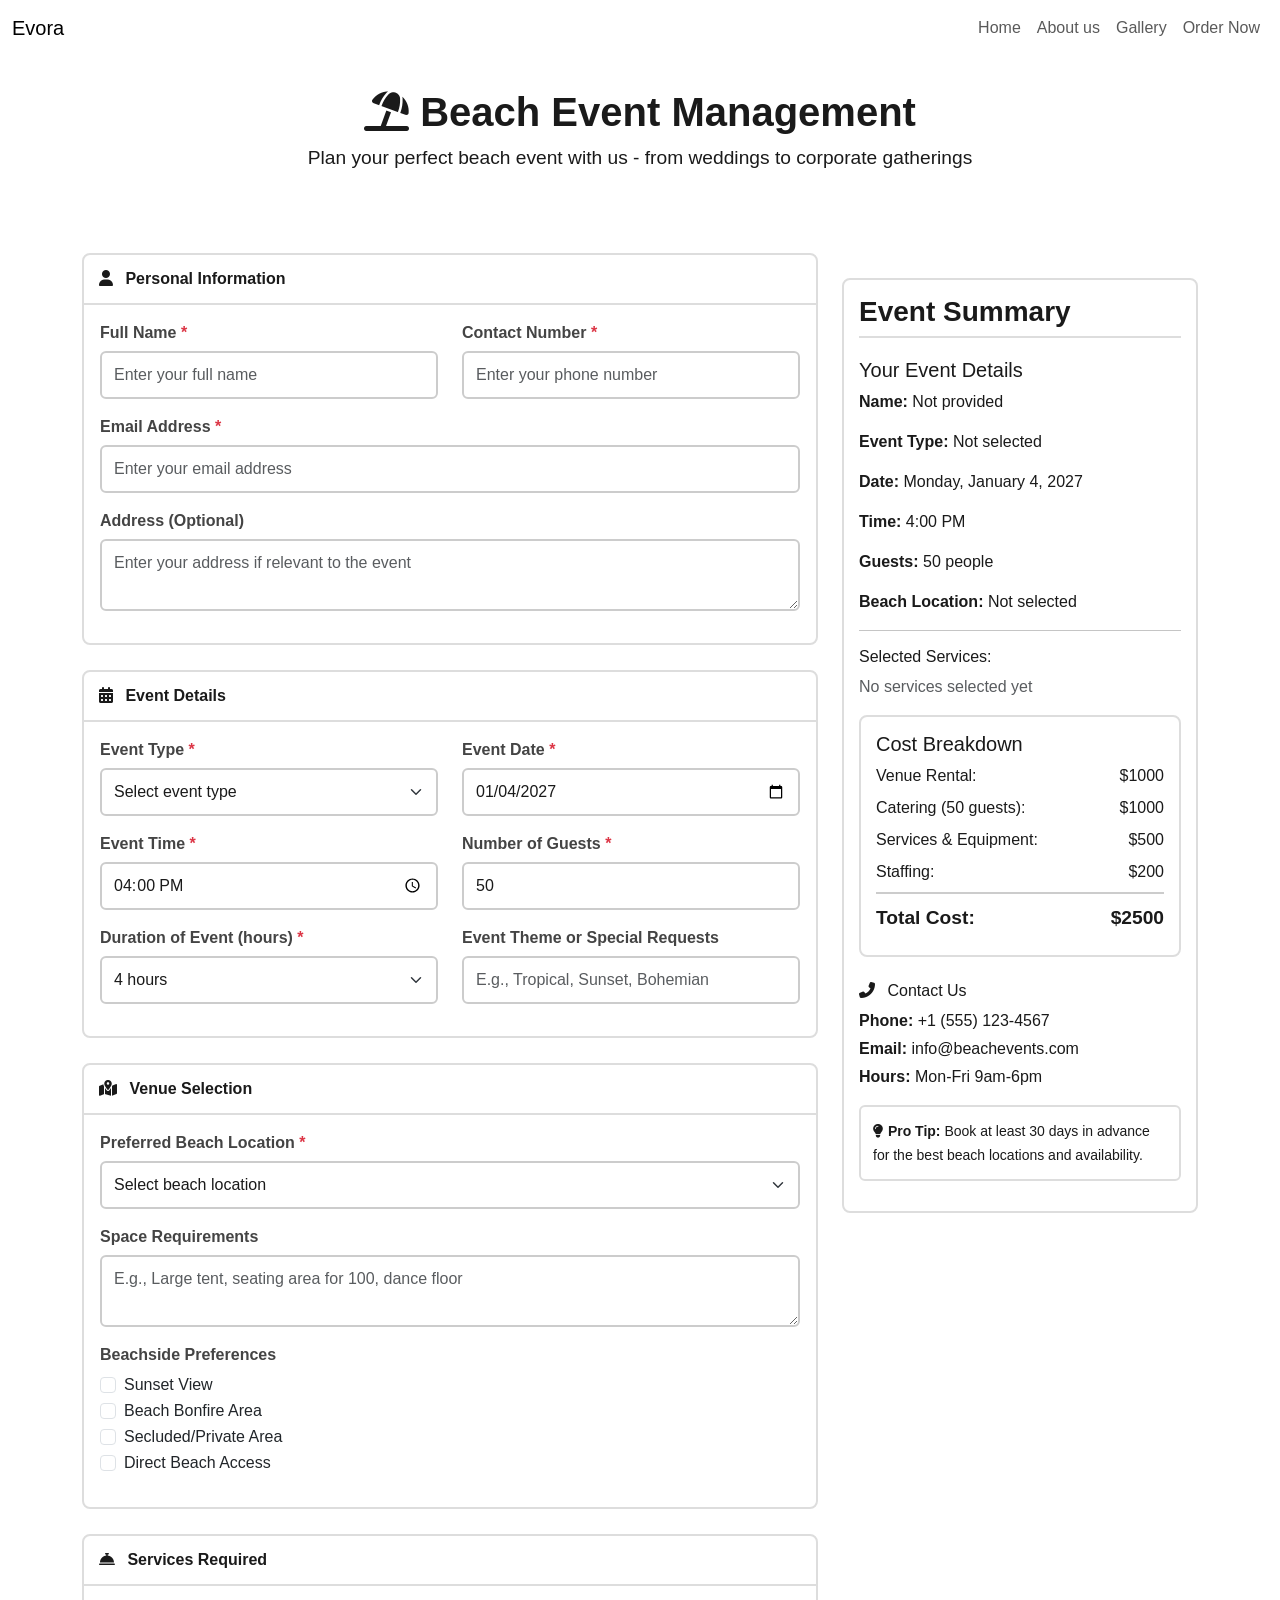
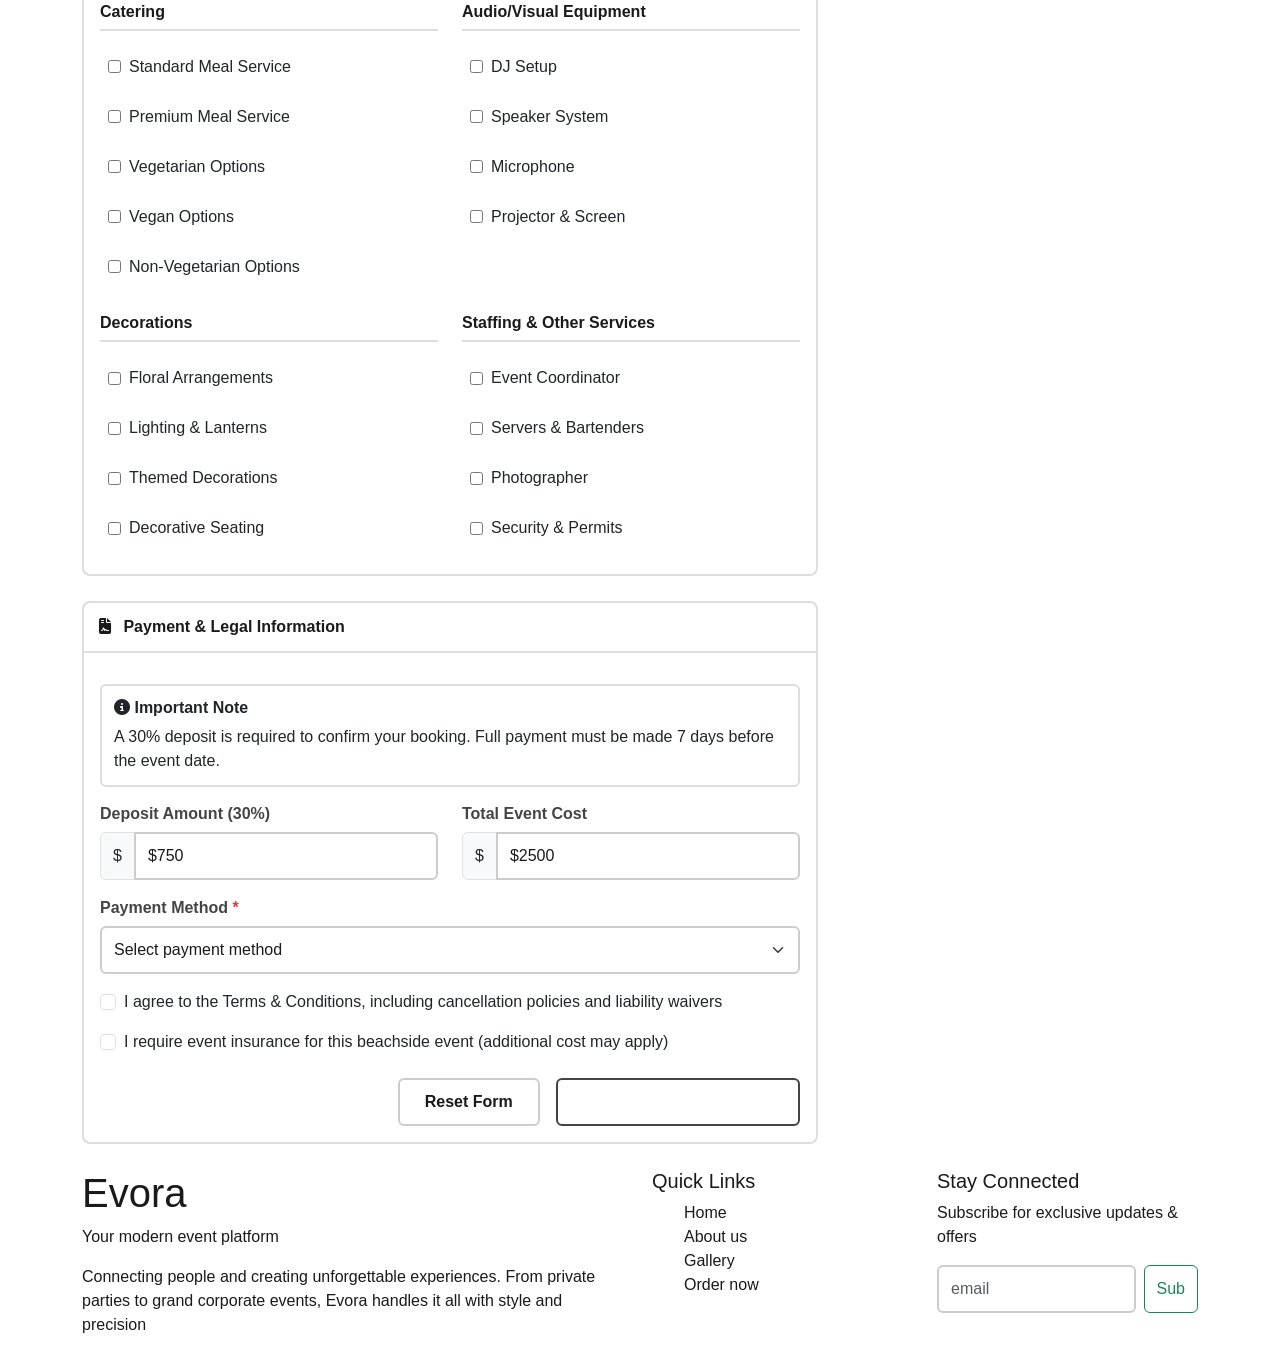
<file: order.html>
<!DOCTYPE html>
<html lang="en">
<head>
    <meta charset="UTF-8">
    <meta name="viewport" content="width=device-width, initial-scale=1.0">
    <title>Beach Event Management - Order Page</title>
    <!-- Bootstrap 5 CSS -->
    <link href="https://cdn.jsdelivr.net/npm/bootstrap@5.3.0-alpha1/dist/css/bootstrap.min.css" rel="stylesheet">
    <!-- Font Awesome -->
    <link rel="stylesheet" href="https://cdnjs.cloudflare.com/ajax/libs/font-awesome/6.4.0/css/all.min.css">
    <style>
        body {
            font-family: 'Segoe UI', Tahoma, Geneva, Verdana, sans-serif;
            color: #1a1a1a;
            background-image: url('https://images.unsplash.com/photo-1507525428034-b723cf961d3e?w=600&auto=format&fit=crop&q=60&ixlib=rb-4.1.0&ixid=M3wxMjA3fDB8MHxzZWFyY2h8Mnx8YmVhY2h8ZW58MHx8MHx8fDA%3D');
            background-size: cover;
            background-position: center;
            background-attachment: fixed;
            min-height: 100vh;
        }
        
        .overlay {
            min-height: 100vh;
        }
        
        .beach-header {
            background-color: transparent;
            color: #1a1a1a;
            padding: 2rem 0;
            margin-bottom: 2rem;
        }
        
        .beach-header h1 {
            font-weight: 700;
            font-size: 2.5rem;
            text-shadow: 1px 1px 3px rgba(255, 255, 255, 0.8);
        }
        
        .beach-header p {
            font-size: 1.2rem;
        }
        
        .section-header {
            color: #1a1a1a;
            border-bottom: 2px solid #ddd;
            padding-bottom: 8px;
            margin-bottom: 20px;
            font-weight: 600;
        }
        
        .form-card {
            border: 2px solid #ddd;
            border-radius: 8px;
            background-color: transparent;
            margin-bottom: 25px;
            overflow: hidden;
        }
        
        .form-card .card-header {
            background-color: transparent;
            color: #1a1a1a;
            font-weight: 600;
            padding: 12px 15px;
            border-bottom: 2px solid #ddd;
        }
        
        .form-label {
            font-weight: 600;
            color: #444;
            margin-bottom: 6px;
        }
        
        .form-control, .form-select {
            border-radius: 6px;
            padding: 10px 12px;
            border: 2px solid #ccc;
            background-color: transparent;
            color: #1a1a1a;
        }
        
        .form-control:focus, .form-select:focus {
            border-color: #888;
            box-shadow: 0 0 0 0.2rem rgba(136, 136, 136, 0.25);
        }
        
        .required::after {
            content: " *";
            color: #dc3545;
        }
        
        .beach-icon {
            margin-right: 8px;
        }
        
        .service-checkbox {
            margin-bottom: 10px;
        }
        
        .service-checkbox label {
            cursor: pointer;
            display: flex;
            align-items: center;
            padding: 8px;
            border-radius: 6px;
        }
        
        .service-checkbox input[type="checkbox"] {
            margin-right: 8px;
        }
        
        .btn-beach-primary {
            background-color: transparent;
            color: white;
            border: 2px solid #444;
            padding: 10px 25px;
            border-radius: 6px;
            font-weight: 600;
        }
        
        .btn-beach-primary:hover {
            background-color: #666;
            color: white;
        }
        
        .btn-beach-secondary {
            background-color: transparent;
            color: #1a1a1a;
            border: 2px solid #ccc;
            padding: 10px 25px;
            border-radius: 6px;
            font-weight: 600;
        }
        
        .btn-beach-secondary:hover {
            background-color: #ddd;
            color: #1a1a1a;
        }
        
        .total-cost {
            background-color: transparent;
            border: 2px solid #ddd;
            border-radius: 8px;
            padding: 15px;
            margin-top: 15px;
        }
        
        .cost-item {
            display: flex;
            justify-content: space-between;
            margin-bottom: 8px;
        }
        
        .total {
            font-size: 1.2rem;
            font-weight: 700;
            color: #1a1a1a;
            border-top: 2px solid #ccc;
            padding-top: 10px;
        }
        
        .beach-note {
            background-color: transparent;
            border: 2px solid #ddd;
            padding: 12px;
            border-radius: 6px;
            margin: 15px 0;
        }
        
        .beach-note h6 {
            font-weight: 600;
        }
        
        .summary-section {
            background-color: transparent;
            border: 2px solid #ddd;
            border-radius: 8px;
            padding: 15px;
            margin-top: 25px;
        }
        
        input[type="date"], input[type="time"], input[type="number"] {
            background-color: transparent;
        }
        
        @media (max-width: 768px) {
            .beach-header h1 {
                font-size: 2rem;
            }
            
            .form-card {
                margin-bottom: 20px;
            }
        }
        .nav-link:hover{
            color: #ddd;
        }
        #footer-link{
            list-style: none;
        }
        #footer-link a{
            text-decoration: none;
            color: #1a1a1a;
        }
        #footer-link a:hover{
            color: #ddd;
        }
        /* Thank You Message Styles */
      .thank-you-message {
        background: linear-gradient(135deg, rgba(106, 17, 203, 0.9), rgba(37, 117, 252, 0.9)) !important;
        color: white !important;
        padding: 15px 20px !important;
        border-radius: 10px !important;
        text-align: center !important;
        margin-top: 20px !important;
        animation: fadeIn 0.5s ease !important;
        box-shadow: 0 4px 15px rgba(106, 17, 203, 0.3) !important;
      }

      @keyframes fadeIn {
        from { opacity: 0; transform: translateY(10px); }
        to { opacity: 1; transform: translateY(0); }
      }
    </style>
</head>
<body>
    <div class="overlay">
        <nav class="navbar navbar-expand-lg bg-transparent">
            <div class="container-fluid">
                <a class="navbar-brand" href="index.html">Evora</a>
                <button class="navbar-toggler" type="button" data-bs-toggle="collapse" data-bs-target="#navbarNav" aria-controls="navbarNav" aria-expanded="false" aria-label="Toggle navigation">
                    <span class="navbar-toggler-icon"></span>
                </button>
                <div class="collapse navbar-collapse" id="navbarNav">
                    <ul class="navbar-nav ms-auto">
                        <li class="nav-item">
                            <a class="nav-link" href="index.html">Home</a>
                        </li>
                        <li class="nav-item">
                            <a class="nav-link" href="about.html">About us</a>
                        </li>
                        <li class="nav-item">
                            <a class="nav-link" href="gallery,html">Gallery</a>
                        </li>
                        <li class="nav-item">
                            <a class="nav-link" href="order.html">Order Now</a>
                        </li>
                    </ul>
                </div>
            </div>
        </nav>
        <!-- Header Section -->
        <header class="beach-header text-center">
            <div class="container">
                <h1><i class="fas fa-umbrella-beach"></i> Beach Event Management</h1>
                <p>Plan your perfect beach event with us - from weddings to corporate gatherings</p>
            </div>
        </header>

        <!-- Main Content Section -->
        <main>
            <section>
                <div class="container">
                    <div class="row">
                        <div class="col-12 col-md-8">
                            <!-- Order Form -->
                            <form id="beachEventForm">
                                <!-- Personal Information -->
                                <div class="card form-card">
                                    <div class="card-header">
                                        <i class="fas fa-user beach-icon"></i> Personal Information
                                    </div>
                                    <div class="card-body">
                                        <div class="row">
                                            <div class="col-md-6 mb-3">
                                                <label for="fullName" class="form-label required">Full Name</label>
                                                <input type="text" class="form-control" id="fullName" placeholder="Enter your full name" required>
                                            </div>
                                            <div class="col-md-6 mb-3">
                                                <label for="contactNumber" class="form-label required">Contact Number</label>
                                                <input type="tel" class="form-control" id="contactNumber" placeholder="Enter your phone number" required>
                                            </div>
                                        </div>
                                        <div class="mb-3">
                                            <label for="emailAddress" class="form-label required">Email Address</label>
                                            <input type="email" class="form-control" id="emailAddress" placeholder="Enter your email address" required>
                                        </div>
                                        <div class="mb-3">
                                            <label for="address" class="form-label">Address (Optional)</label>
                                            <textarea class="form-control" id="address" rows="2" placeholder="Enter your address if relevant to the event"></textarea>
                                        </div>
                                    </div>
                                </div>
                                
                                <!-- Event Details -->
                                <div class="card form-card">
                                    <div class="card-header">
                                        <i class="fas fa-calendar-alt beach-icon"></i> Event Details
                                    </div>
                                    <div class="card-body">
                                        <div class="row">
                                            <div class="col-md-6 mb-3">
                                                <label for="eventType" class="form-label required">Event Type</label>
                                                <select class="form-select" id="eventType" required>
                                                    <option value="" selected disabled>Select event type</option>
                                                    <option value="wedding">Wedding</option>
                                                    <option value="birthday">Birthday Party</option>
                                                    <option value="corporate">Corporate Event</option>
                                                    <option value="engagement">Engagement</option>
                                                    <option value="anniversary">Anniversary</option>
                                                    <option value="family">Family Gathering</option>
                                                    <option value="other">Other</option>
                                                </select>
                                            </div>
                                            <div class="col-md-6 mb-3">
                                                <label for="eventDate" class="form-label required">Event Date</label>
                                                <input type="date" class="form-control" id="eventDate" required>
                                            </div>
                                        </div>
                                        <div class="row">
                                            <div class="col-md-6 mb-3">
                                                <label for="eventTime" class="form-label required">Event Time</label>
                                                <input type="time" class="form-control" id="eventTime" required>
                                            </div>
                                            <div class="col-md-6 mb-3">
                                                <label for="numberOfGuests" class="form-label required">Number of Guests</label>
                                                <input type="number" class="form-control" id="numberOfGuests" min="1" max="500" value="50" required>
                                            </div>
                                        </div>
                                        <div class="row">
                                            <div class="col-md-6 mb-3">
                                                <label for="eventDuration" class="form-label required">Duration of Event (hours)</label>
                                                <select class="form-select" id="eventDuration" required>
                                                    <option value="2">2 hours</option>
                                                    <option value="3">3 hours</option>
                                                    <option value="4" selected>4 hours</option>
                                                    <option value="5">5 hours</option>
                                                    <option value="6">6 hours</option>
                                                    <option value="7">7 hours</option>
                                                    <option value="8">8 hours</option>
                                                </select>
                                            </div>
                                            <div class="col-md-6 mb-3">
                                                <label for="eventTheme" class="form-label">Event Theme or Special Requests</label>
                                                <input type="text" class="form-control" id="eventTheme" placeholder="E.g., Tropical, Sunset, Bohemian">
                                            </div>
                                        </div>
                                    </div>
                                </div>
                                
                                <!-- Venue Selection -->
                                <div class="card form-card">
                                    <div class="card-header">
                                        <i class="fas fa-map-marked-alt beach-icon"></i> Venue Selection
                                    </div>
                                    <div class="card-body">
                                        <div class="mb-3">
                                            <label for="beachLocation" class="form-label required">Preferred Beach Location</label>
                                            <select class="form-select" id="beachLocation" required>
                                                <option value="" selected disabled>Select beach location</option>
                                                <option value="private">Private Beach Area</option>
                                                <option value="north">North Beach</option>
                                                <option value="south">South Beach</option>
                                                <option value="sunset">Sunset View Beach</option>
                                                <option value="cove">Secluded Cove Beach</option>
                                                <option value="other">Other (Specify in notes)</option>
                                            </select>
                                        </div>
                                        <div class="mb-3">
                                            <label for="spaceRequirements" class="form-label">Space Requirements</label>
                                            <textarea class="form-control" id="spaceRequirements" rows="2" placeholder="E.g., Large tent, seating area for 100, dance floor"></textarea>
                                        </div>
                                        <div class="mb-3">
                                            <label class="form-label">Beachside Preferences</label>
                                            <div class="form-check">
                                                <input class="form-check-input" type="checkbox" id="sunsetView">
                                                <label class="form-check-label" for="sunsetView">
                                                    Sunset View
                                                </label>
                                            </div>
                                            <div class="form-check">
                                                <input class="form-check-input" type="checkbox" id="beachBonfire">
                                                <label class="form-check-label" for="beachBonfire">
                                                    Beach Bonfire Area
                                                </label>
                                            </div>
                                            <div class="form-check">
                                                <input class="form-check-input" type="checkbox" id="secludedArea">
                                                <label class="form-check-label" for="secludedArea">
                                                    Secluded/Private Area
                                                </label>
                                            </div>
                                            <div class="form-check">
                                                <input class="form-check-input" type="checkbox" id="beachAccess">
                                                <label class="form-check-label" for="beachAccess">
                                                    Direct Beach Access
                                                </label>
                                            </div>
                                        </div>
                                    </div>
                                </div>
                                
                                <!-- Services Required -->
                                <div class="card form-card">
                                    <div class="card-header">
                                        <i class="fas fa-concierge-bell beach-icon"></i> Services Required
                                    </div>
                                    <div class="card-body">
                                        <div class="row">
                                            <div class="col-md-6">
                                                <h6 class="mb-3 section-header">Catering</h6>
                                                <div class="service-checkbox">
                                                    <label>
                                                        <input type="checkbox" id="cateringStandard"> Standard Meal Service
                                                    </label>
                                                </div>
                                                <div class="service-checkbox">
                                                    <label>
                                                        <input type="checkbox" id="cateringPremium"> Premium Meal Service
                                                    </label>
                                                </div>
                                                <div class="service-checkbox">
                                                    <label>
                                                        <input type="checkbox" id="cateringVegetarian"> Vegetarian Options
                                                    </label>
                                                </div>
                                                <div class="service-checkbox">
                                                    <label>
                                                        <input type="checkbox" id="cateringVegan"> Vegan Options
                                                    </label>
                                                </div>
                                                <div class="service-checkbox">
                                                    <label>
                                                        <input type="checkbox" id="cateringNonVeg"> Non-Vegetarian Options
                                                    </label>
                                                </div>
                                            </div>
                                            <div class="col-md-6">
                                                <h6 class="mb-3 section-header">Audio/Visual Equipment</h6>
                                                <div class="service-checkbox">
                                                    <label>
                                                        <input type="checkbox" id="audioDJ"> DJ Setup
                                                    </label>
                                                </div>
                                                <div class="service-checkbox">
                                                    <label>
                                                        <input type="checkbox" id="audioSpeakers"> Speaker System
                                                    </label>
                                                </div>
                                                <div class="service-checkbox">
                                                    <label>
                                                        <input type="checkbox" id="audioMicrophone"> Microphone
                                                    </label>
                                                </div>
                                                <div class="service-checkbox">
                                                    <label>
                                                        <input type="checkbox" id="audioProjector"> Projector & Screen
                                                    </label>
                                                </div>
                                            </div>
                                        </div>
                                        
                                        <div class="row mt-3">
                                            <div class="col-md-6">
                                                <h6 class="mb-3 section-header">Decorations</h6>
                                                <div class="service-checkbox">
                                                    <label>
                                                        <input type="checkbox" id="decorFlowers"> Floral Arrangements
                                                    </label>
                                                </div>
                                                <div class="service-checkbox">
                                                    <label>
                                                        <input type="checkbox" id="decorLights"> Lighting & Lanterns
                                                    </label>
                                                </div>
                                                <div class="service-checkbox">
                                                    <label>
                                                        <input type="checkbox" id="decorThemed"> Themed Decorations
                                                    </label>
                                                </div>
                                                <div class="service-checkbox">
                                                    <label>
                                                        <input type="checkbox" id="decorSeating"> Decorative Seating
                                                    </label>
                                                </div>
                                            </div>
                                            <div class="col-md-6">
                                                <h6 class="mb-3 section-header">Staffing & Other Services</h6>
                                                <div class="service-checkbox">
                                                    <label>
                                                        <input type="checkbox" id="staffCoordinator"> Event Coordinator
                                                    </label>
                                                </div>
                                                <div class="service-checkbox">
                                                    <label>
                                                        <input type="checkbox" id="staffServers"> Servers & Bartenders
                                                    </label>
                                                </div>
                                                <div class="service-checkbox">
                                                    <label>
                                                        <input type="checkbox" id="staffPhotographer"> Photographer
                                                    </label>
                                                </div>
                                                <div class="service-checkbox">
                                                    <label>
                                                        <input type="checkbox" id="securityPermits"> Security & Permits
                                                    </label>
                                                </div>
                                            </div>
                                        </div>
                                    </div>
                                </div>
                                
                                <!-- Payment & Legal Information -->
                                <div class="card form-card">
                                    <div class="card-header">
                                        <i class="fas fa-file-contract beach-icon"></i> Payment & Legal Information
                                    </div>
                                    <div class="card-body">
                                        <div class="beach-note">
                                            <h6><i class="fas fa-info-circle"></i> Important Note</h6>
                                            <p class="mb-0">A 30% deposit is required to confirm your booking. Full payment must be made 7 days before the event date.</p>
                                        </div>
                                        
                                        <div class="row">
                                            <div class="col-md-6 mb-3">
                                                <label for="depositAmount" class="form-label">Deposit Amount (30%)</label>
                                                <div class="input-group">
                                                    <span class="input-group-text">$</span>
                                                    <input type="text" class="form-control" id="depositAmount" value="750" readonly>
                                                </div>
                                            </div>
                                            <div class="col-md-6 mb-3">
                                                <label for="totalCost" class="form-label">Total Event Cost</label>
                                                <div class="input-group">
                                                    <span class="input-group-text">$</span>
                                                    <input type="text" class="form-control" id="totalCost" value="2500" readonly>
                                                </div>
                                            </div>
                                        </div>
                                        
                                        <div class="mb-3">
                                            <label for="paymentOptions" class="form-label required">Payment Method</label>
                                            <select class="form-select" id="paymentOptions" required>
                                                <option value="" selected disabled>Select payment method</option>
                                                <option value="credit">Credit Card</option>
                                                <option value="debit">Debit Card</option>
                                                <option value="bank">Bank Transfer</option>
                                                <option value="check">Check</option>
                                            </select>
                                        </div>
                                        
                                        <div class="mb-3">
                                            <div class="form-check">
                                                <input class="form-check-input" type="checkbox" id="termsConditions" required>
                                                <label class="form-check-label" for="termsConditions">
                                                    I agree to the Terms & Conditions, including cancellation policies and liability waivers
                                                </label>
                                            </div>
                                        </div>
                                        
                                        <div class="mb-3">
                                            <div class="form-check">
                                                <input class="form-check-input" type="checkbox" id="insuranceRequired">
                                                <label class="form-check-label" for="insuranceRequired">
                                                    I require event insurance for this beachside event (additional cost may apply)
                                                </label>
                                            </div>
                                        </div>
                                        
                                        <div class="d-grid gap-2 d-md-flex justify-content-md-end mt-4">
                                            <button type="button" class="btn btn-beach-secondary me-md-2" id="resetBtn">Reset Form</button>
                                            <button type="submit" class="btn btn-beach-primary">Submit Booking Request</button>
                                        </div>
                                    </div>
                                </div>
                            </form>
                        </div>
                        
                        <!-- Summary Sidebar -->
                        <div class="col-12 col-md-4">
                            <div class="summary-section">
                                <h3 class="section-header">Event Summary</h3>
                                <div id="eventSummary">
                                    <p>Fill out the form to see your event summary here.</p>
                                    <p>Your selections will appear here with pricing details.</p>
                                </div>
                                
                                <div class="total-cost">
                                    <h5>Cost Breakdown</h5>
                                    <div class="cost-item">
                                        <span>Venue Rental:</span>
                                        <span>$800</span>
                                    </div>
                                    <div class="cost-item">
                                        <span>Catering (50 guests):</span>
                                        <span>$1000</span>
                                    </div>
                                    <div class="cost-item">
                                        <span>Services & Equipment:</span>
                                        <span>$500</span>
                                    </div>
                                    <div class="cost-item">
                                        <span>Staffing:</span>
                                        <span>$200</span>
                                    </div>
                                    <div class="cost-item total">
                                        <span>Total Cost:</span>
                                        <span>$2500</span>
                                    </div>
                                </div>
                                
                                <div class="mt-4">
                                    <h6><i class="fas fa-phone-alt beach-icon"></i> Contact Us</h6>
                                    <p class="mb-1"><strong>Phone:</strong> +1 (555) 123-4567</p>
                                    <p class="mb-1"><strong>Email:</strong> info@beachevents.com</p>
                                    <p><strong>Hours:</strong> Mon-Fri 9am-6pm</p>
                                </div>
                                
                                <div class="beach-note mt-3">
                                    <small><i class="fas fa-lightbulb"></i> <strong>Pro Tip:</strong> Book at least 30 days in advance for the best beach locations and availability.</small>
                                </div>
                            </div>
                        </div>
                    </div>
                </div>
            </section>
        </main>
        <footer>
            <div class="container">
                <div class="row">
                    <div class="col-12 col-md-6">
                        <h1>Evora</h1>
                        <p>Your modern event platform</p>
                        <p>Connecting people and creating unforgettable experiences. From private parties to grand corporate events, Evora handles it all with style and precision</p>
                    </div>
                <div class="col-12 col-md-3">
                    <h5>Quick Links</h5>
                    <ul id="footer-link">
                        <li><a href="index.html">Home</a></li>
                        <li><a href="about.html">About us</a></li>
                        <li><a href="gallery.html">Gallery</a></li>
                        <li><a href="order.html">Order now</a></li>
                    </div>
                    <div class="col-12 col-md-3">
                        <h5>Stay Connected</h5>
                        <p>Subscribe for exclusive updates & offers</p>
                        <form class="d-flex" role="search">
                            <input class="form-control me-2" type="eamil" placeholder="email" aria-label="email"/>
                            <button class="btn btn-outline-success" type="submit">Sub</button>
                        </form>
                    </div>
                </div>
            </div>
        </footer>
    </div>

    <!-- Bootstrap JS Bundle with Popper -->
    <script src="https://cdn.jsdelivr.net/npm/bootstrap@5.3.0-alpha1/dist/js/bootstrap.bundle.min.js"></script>
    <!-- No changed this Code! -->
    <script>
        // Set minimum date to today for event date
        document.addEventListener('DOMContentLoaded', function() {
            const today = new Date().toISOString().split('T')[0];
            document.getElementById('eventDate').min = today;
            
            // Initialize form with some default values
            const eventDate = new Date();
            eventDate.setDate(eventDate.getDate() + 30);
            document.getElementById('eventDate').value = eventDate.toISOString().split('T')[0];
            document.getElementById('eventTime').value = '16:00';
            
            // Form submission handler
            document.getElementById('beachEventForm').addEventListener('submit', function(e) {
                e.preventDefault();
                
                // Validate form
                const requiredFields = document.querySelectorAll('#beachEventForm [required]');
                let isValid = true;
                
                requiredFields.forEach(field => {
                    if (!field.value.trim()) {
                        isValid = false;
                        field.classList.add('is-invalid');
                    } else {
                        field.classList.remove('is-invalid');
                    }
                });
                
                if (!document.getElementById('termsConditions').checked) {
                    isValid = false;
                    alert('Please agree to the Terms & Conditions to proceed.');
                }
                
                if (isValid) {
                    // In a real application, you would submit the form data to a server
                    alert('Thank you for your booking request! We will contact you within 24 hours to confirm your beach event details.');
                    // Reset form after submission
                    document.getElementById('beachEventForm').reset();
                    updateSummary();
                } else {
                    alert('Please fill in all required fields before submitting.');
                }
            });
            
            // Reset form button
            document.getElementById('resetBtn').addEventListener('click', function() {
                if (confirm('Are you sure you want to reset the form? All entered data will be lost.')) {
                    document.getElementById('beachEventForm').reset();
                    updateSummary();
                }
            });
            
            // Update summary when form changes
            const formInputs = document.querySelectorAll('#beachEventForm input, #beachEventForm select, #beachEventForm textarea');
            formInputs.forEach(input => {
                input.addEventListener('change', updateSummary);
                input.addEventListener('input', updateSummary);
            });
            
            // Initial summary update
            updateSummary();
        });
        
        // Update the event summary based on form inputs
        function updateSummary() {
            const summaryDiv = document.getElementById('eventSummary');
            
            // Get form values
            const fullName = document.getElementById('fullName').value || 'Not provided';
            const eventType = document.getElementById('eventType').value || 'Not selected';
            const eventDate = document.getElementById('eventDate').value || 'Not selected';
            const eventTime = document.getElementById('eventTime').value || 'Not selected';
            const numberOfGuests = document.getElementById('numberOfGuests').value || '50';
            const beachLocation = document.getElementById('beachLocation').value || 'Not selected';
            
            // Format date
            let formattedDate = 'Not selected';
            if (eventDate !== 'Not selected') {
                const dateObj = new Date(eventDate);
                formattedDate = dateObj.toLocaleDateString('en-US', { 
                    weekday: 'long', 
                    year: 'numeric', 
                    month: 'long', 
                    day: 'numeric' 
                });
            }
            
            // Format time
            let formattedTime = 'Not selected';
            if (eventTime !== 'Not selected') {
                const timeParts = eventTime.split(':');
                const hours = parseInt(timeParts[0]);
                const minutes = timeParts[1];
                const ampm = hours >= 12 ? 'PM' : 'AM';
                const formattedHours = hours % 12 || 12;
                formattedTime = `${formattedHours}:${minutes} ${ampm}`;
            }
            
            // Create summary HTML
            let summaryHTML = `
                <h5>Your Event Details</h5>
                <p><strong>Name:</strong> ${fullName}</p>
                <p><strong>Event Type:</strong> ${eventType.charAt(0).toUpperCase() + eventType.slice(1)}</p>
                <p><strong>Date:</strong> ${formattedDate}</p>
                <p><strong>Time:</strong> ${formattedTime}</p>
                <p><strong>Guests:</strong> ${numberOfGuests} people</p>
                <p><strong>Beach Location:</strong> ${beachLocation.charAt(0).toUpperCase() + beachLocation.slice(1)}</p>
                <hr>
                <h6>Selected Services:</h6>
                <ul class="list-unstyled">
            `;
            
            // Check which services are selected
            const serviceCheckboxes = document.querySelectorAll('.service-checkbox input[type="checkbox"]:checked');
            if (serviceCheckboxes.length > 0) {
                serviceCheckboxes.forEach(checkbox => {
                    const label = checkbox.closest('label').textContent.trim();
                    summaryHTML += `<li><i class="fas fa-check text-success me-2"></i>${label}</li>`;
                });
            } else {
                summaryHTML += `<li class="text-muted">No services selected yet</li>`;
            }
            
            summaryHTML += `</ul>`;
            
            // Update the summary section
            summaryDiv.innerHTML = summaryHTML;
            
            // Update cost based on number of guests
            const guestCount = parseInt(numberOfGuests) || 50;
            const cateringCost = guestCount * 20; // $20 per guest
            const venueCost = 800;
            const servicesCost = 500;
            const staffingCost = 200;
            const totalCost = venueCost + cateringCost + servicesCost + staffingCost;
            const depositAmount = totalCost * 0.3;
            
            // Update cost display
            document.getElementById('depositAmount').value = `$${depositAmount.toFixed(0)}`;
            document.getElementById('totalCost').value = `$${totalCost.toFixed(0)}`;
            
            // Update cost breakdown
            document.querySelector('.total-cost .cost-item:nth-child(2) span:last-child').textContent = `$${cateringCost}`;
            document.querySelector('.total-cost .total span:last-child').textContent = `$${totalCost}`;
        }
    </script><!-- This Code Changed -->
    
    <script>
    // Function to show custom styled alert
    function showCustomAlert(message) {
        // Create alert div
        const alertBox = document.createElement('div');
        alertBox.textContent = message;
        // Style alert box with Evora brand colors
        alertBox.style.position = 'fixed';
        alertBox.style.top = '20px';
        alertBox.style.right = '20px';
        alertBox.style.background = 'linear-gradient(135deg, #6a11cb, #2575fc)'; // Evora brand gradient
        alertBox.style.color = '#fff';
        alertBox.style.padding = '15px 25px';
        alertBox.style.borderRadius = '10px';
        alertBox.style.boxShadow = '0 4px 20px rgba(106, 17, 203, 0.4)';
        alertBox.style.fontWeight = '700';
        alertBox.style.fontSize = '1rem';
        alertBox.style.zIndex = '9999';
        alertBox.style.opacity = '0';
        alertBox.style.transition = 'opacity 0.5s, transform 0.5s';
        alertBox.style.transform = 'translateY(-20px)';
        alertBox.style.border = '2px solid rgba(255, 255, 255, 0.2)';
        alertBox.style.fontFamily = 'sans-serif';
        document.body.appendChild(alertBox);
    
        // Animate in
        setTimeout(() => {
            alertBox.style.opacity = '1';
            alertBox.style.transform = 'translateY(0)';
        }, 10);
     
        // Remove after 3.5 seconds    
        setTimeout(() => {
            alertBox.style.opacity = '0';
            alertBox.style.transform = 'translateY(-20px)';
            setTimeout(() => alertBox.remove(), 500);
        }, 3500);
    }

    // Fix the gallery link typo in the navbar
    document.addEventListener('DOMContentLoaded', function() {
        // Correct the gallery link typo
        const galleryLinks = document.querySelectorAll('a[href="gallery,html"]');
        galleryLinks.forEach(link => {
            link.setAttribute('href', 'gallery.html');
        });
    });


    // Footer subscribe button - FIXED SELECTOR
    document.addEventListener('DOMContentLoaded', function() {
        const footerForm = document.querySelector('footer form');
        const footerSection = document.querySelector('footer .col-12.col-md-3:last-child');
        if (footerForm && footerSection) {
            footerForm.addEventListener('submit', function(e) {
                e.preventDefault();
                const emailInput = this.querySelector('input[type="eamil"], input[type="email"]');
                if (emailInput && emailInput.value.trim()) {
                    showCustomAlert("Thank you for subscribing to Evora Events!");
                    // Create and add thank you message inside footer
                    const existingThankYou = footerSection.querySelector('.thank-you-message');
                    if (existingThankYou) existingThankYou.remove();
                    const thankMsgFooter = document.createElement('p');
                    thankMsgFooter.textContent = "Thank you for joining the Evora community!";
                    thankMsgFooter.className = 'thank-you-message';
                    thankMsgFooter.style.color = "#fff";
                    thankMsgFooter.style.fontSize = "1rem";
                    thankMsgFooter.style.fontWeight = "700";
                    thankMsgFooter.style.marginTop = "15px";
                    thankMsgFooter.style.textAlign = "center";
                    thankMsgFooter.style.padding = "10px";
                    thankMsgFooter.style.background = "rgba(37, 117, 252, 0.7)";
                    thankMsgFooter.style.borderRadius = "8px";
                    thankMsgFooter.style.border = "1px solid rgba(255, 255, 255, 0.2)";
                    // Insert after the form
                    this.parentNode.insertBefore(thankMsgFooter, this.nextSibling);
                    // Reset form
                    this.reset();
                } else {
                    showCustomAlert("Please enter a valid email address.");
                }
            });
        }
        });
        </script>
  </body>
</html>
</file>
